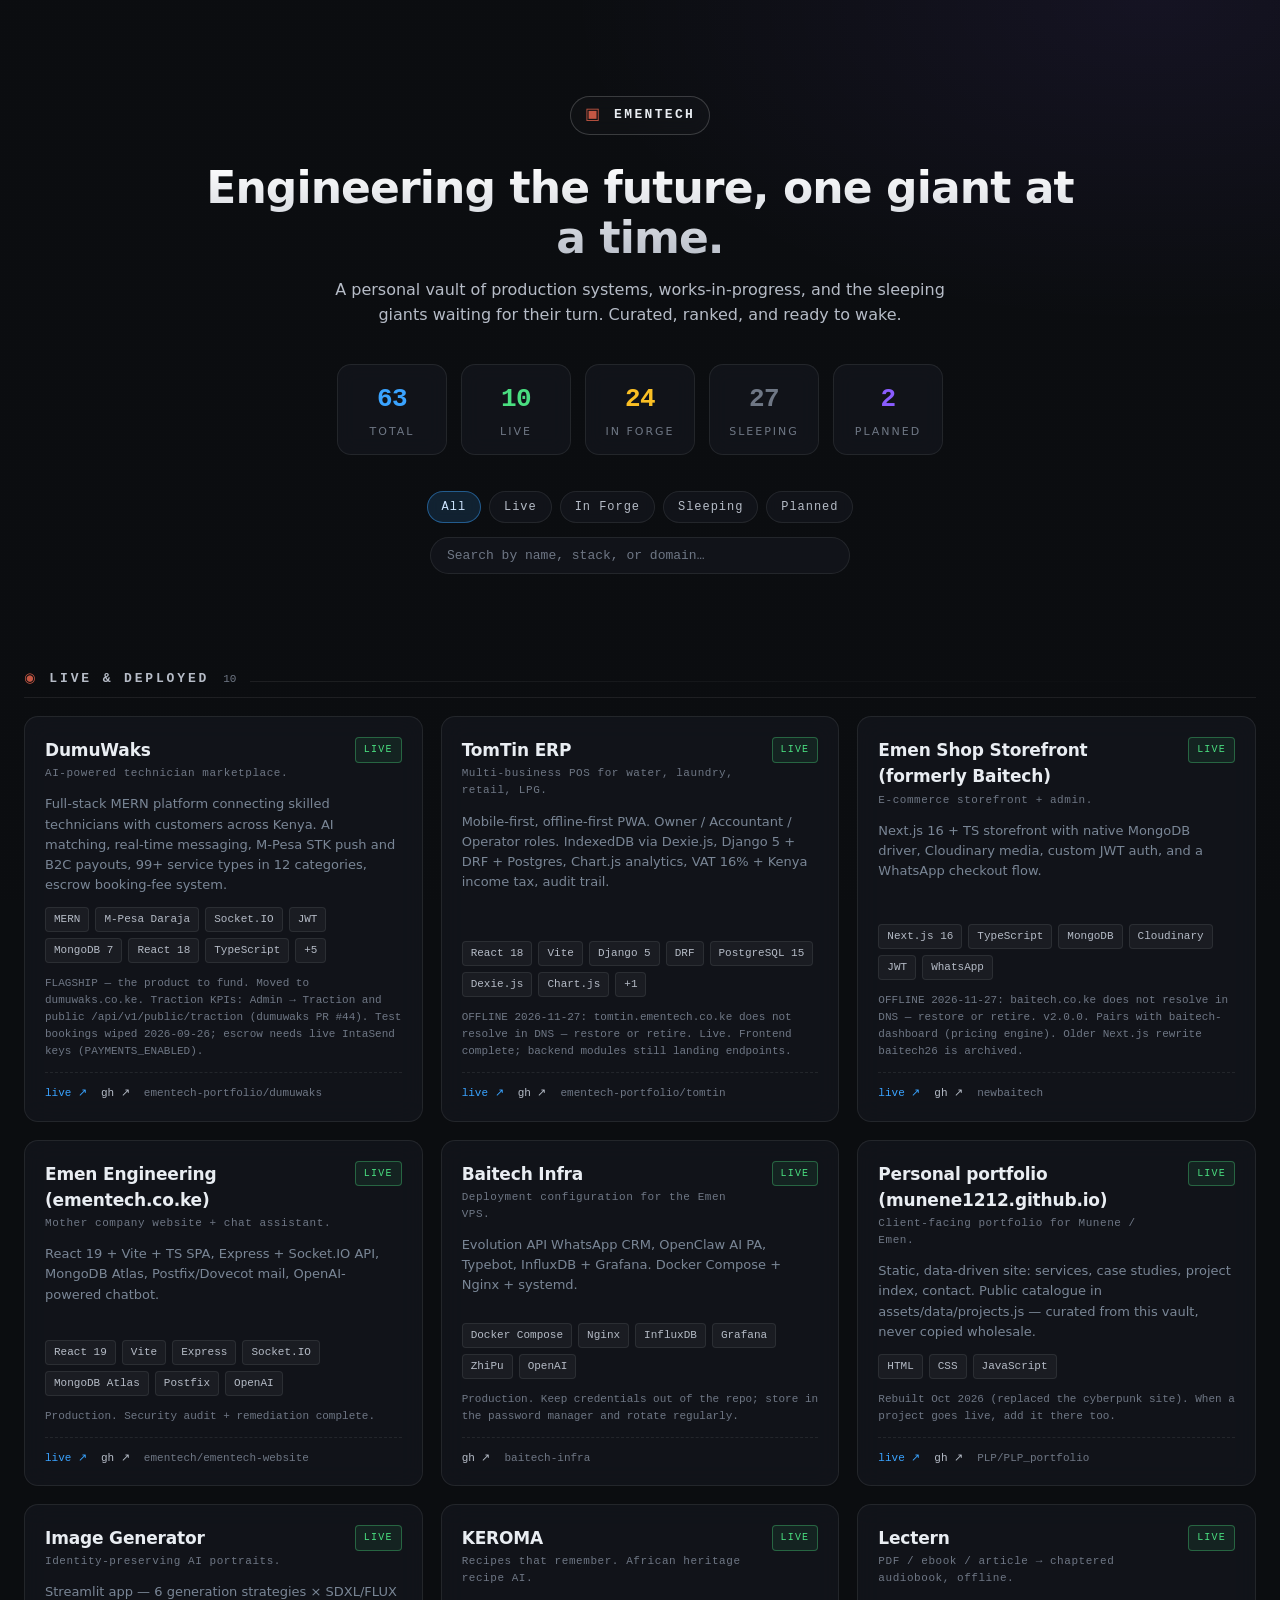
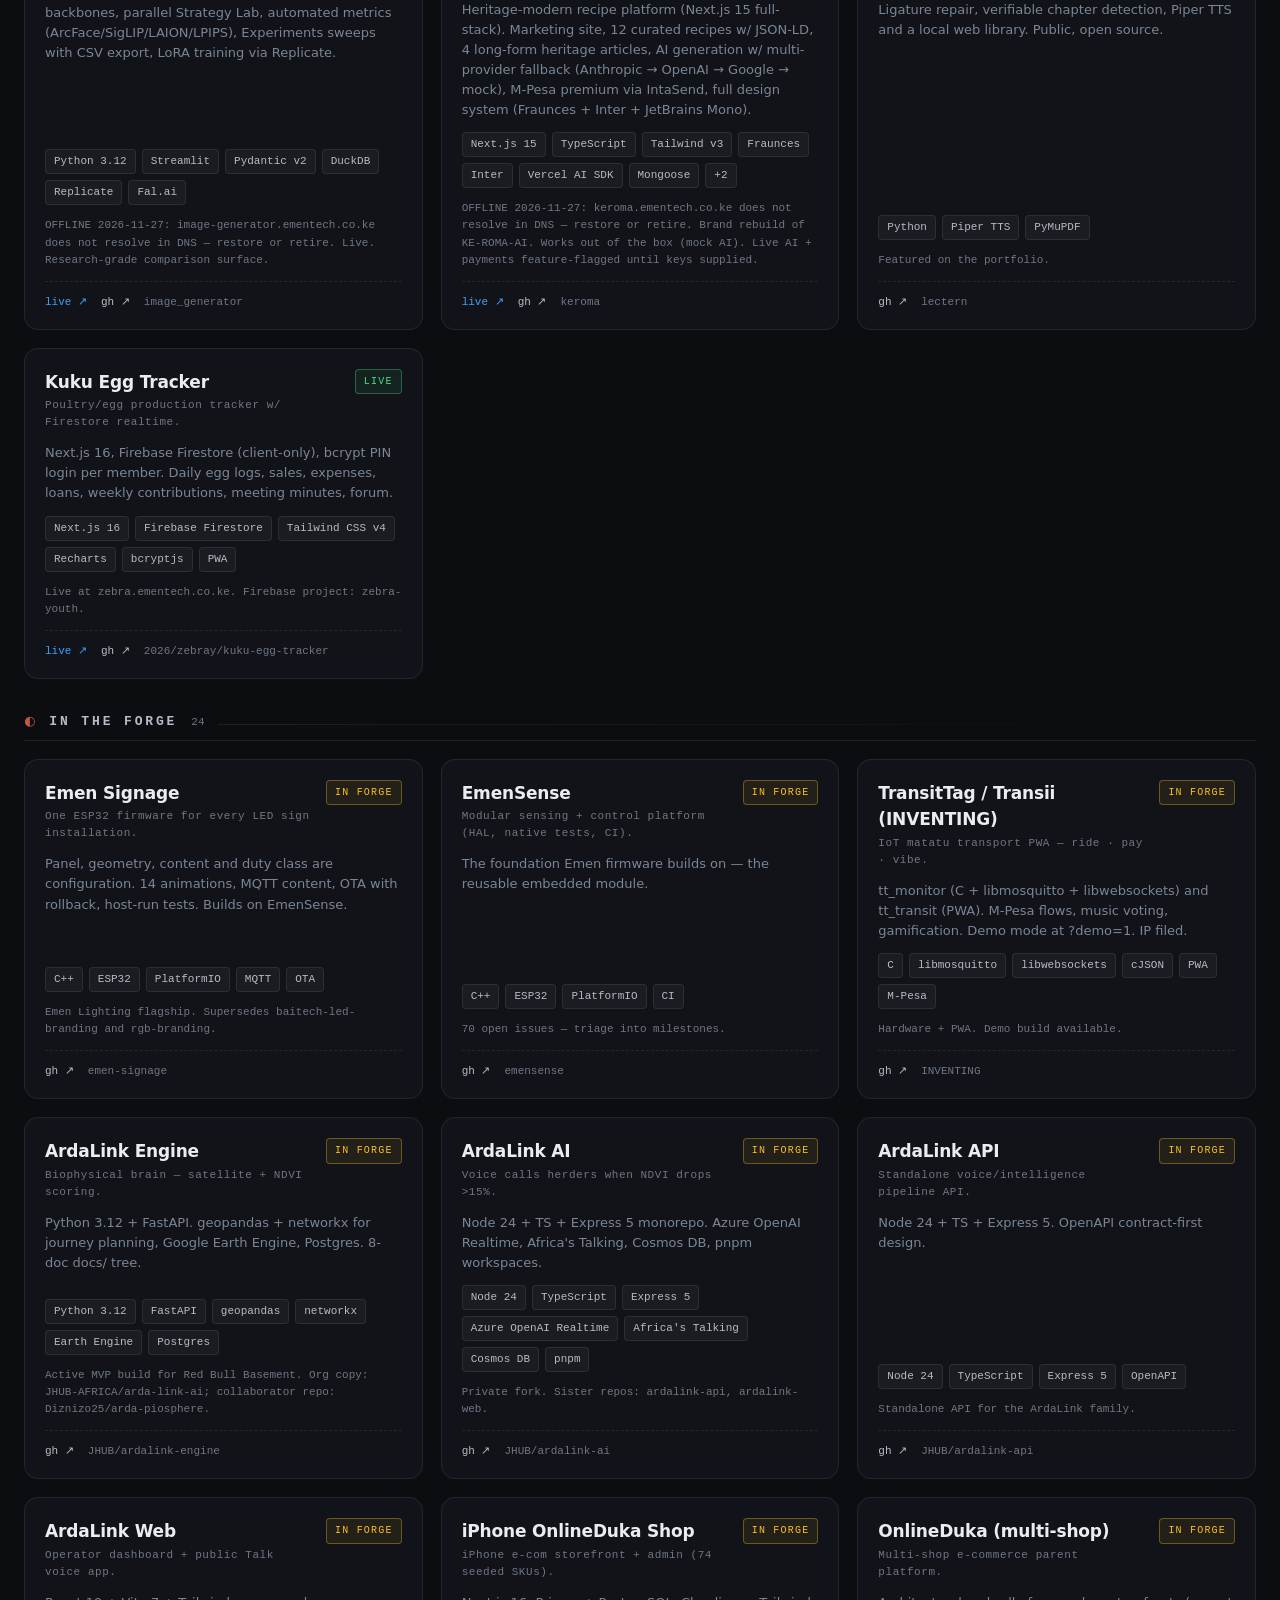
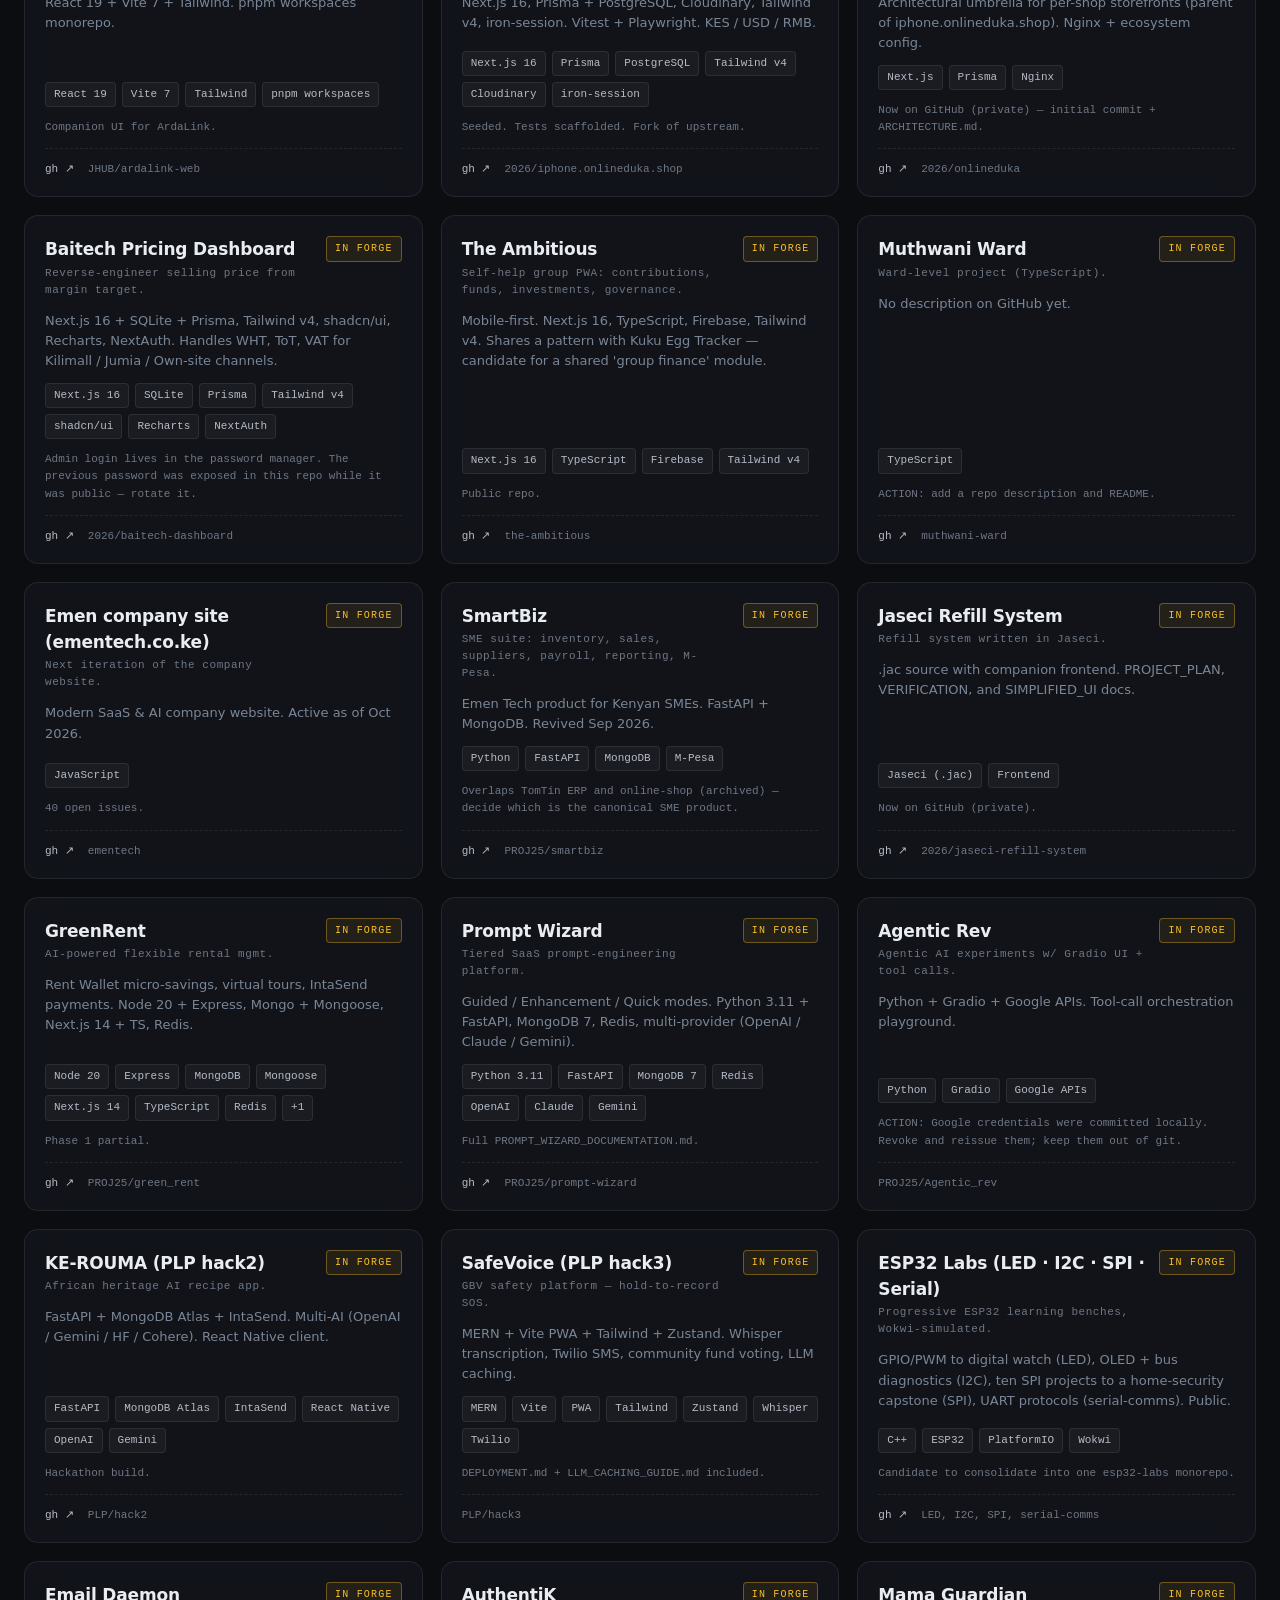
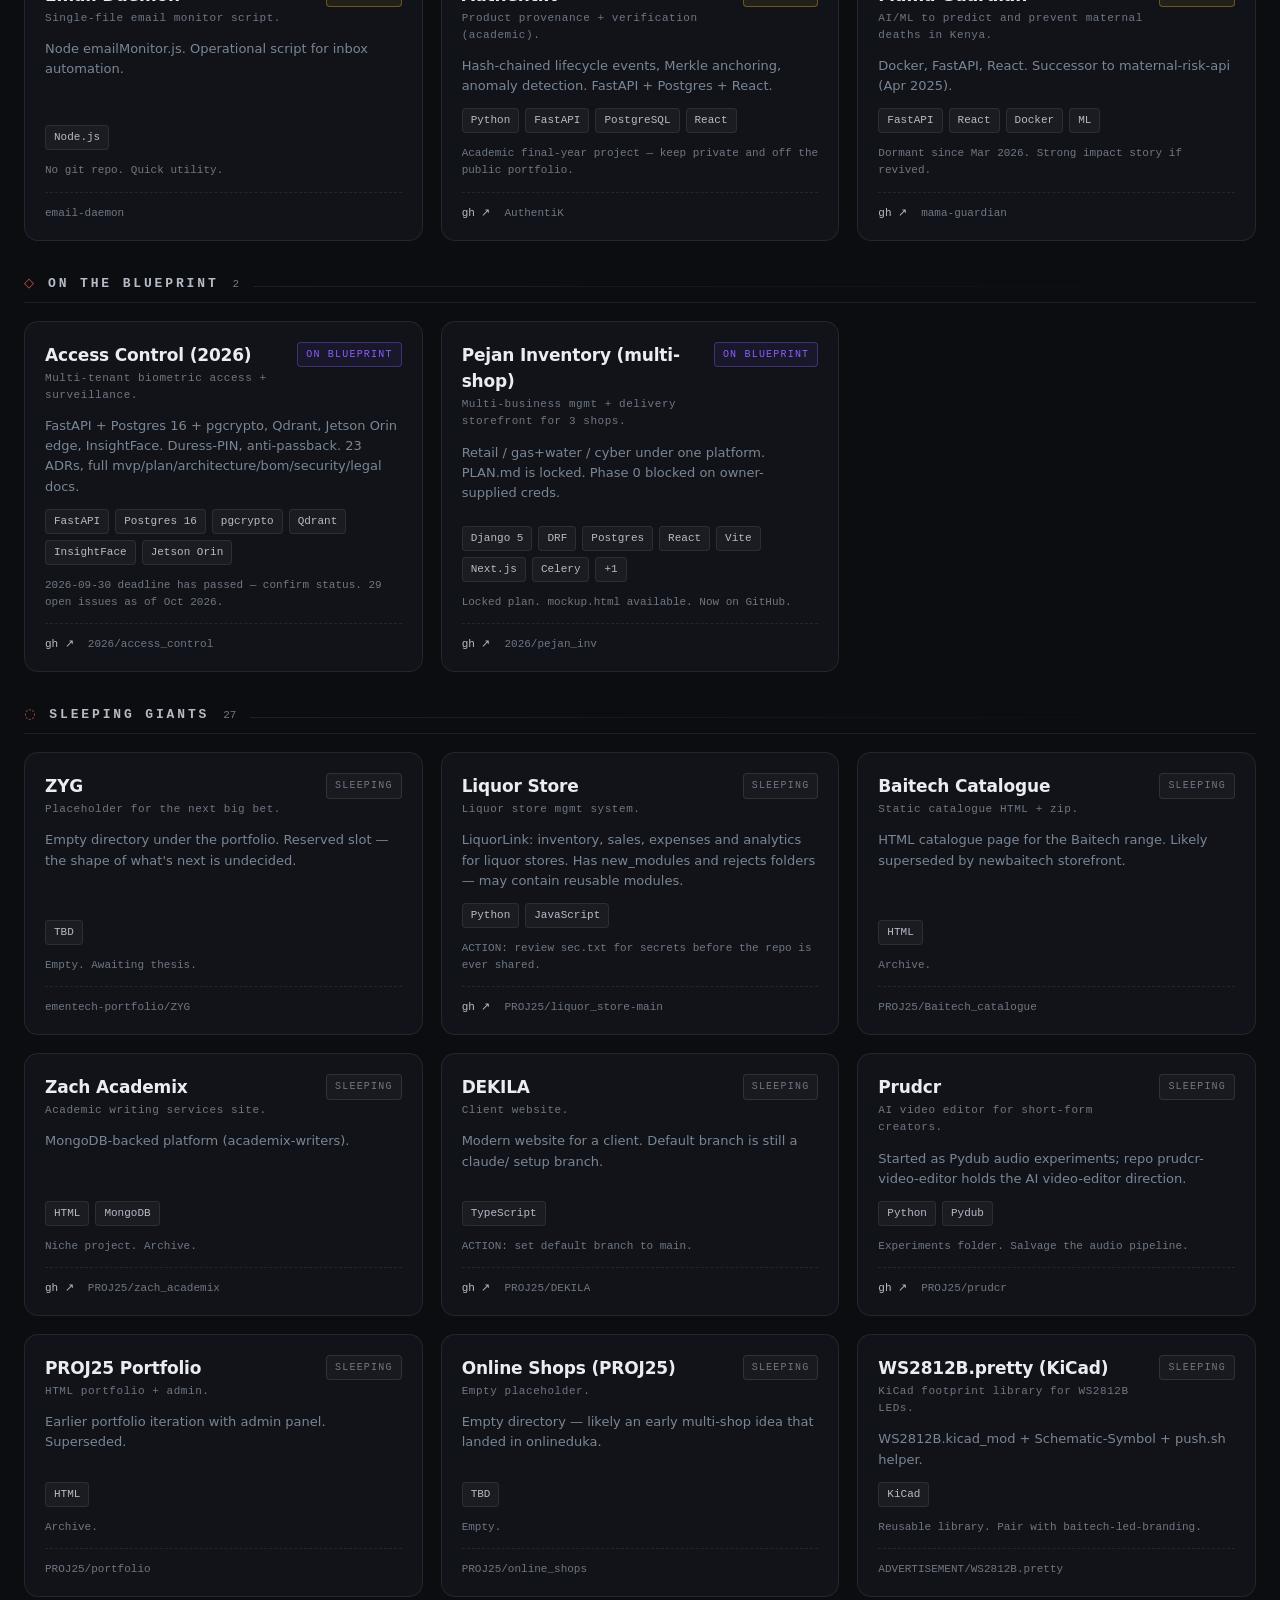
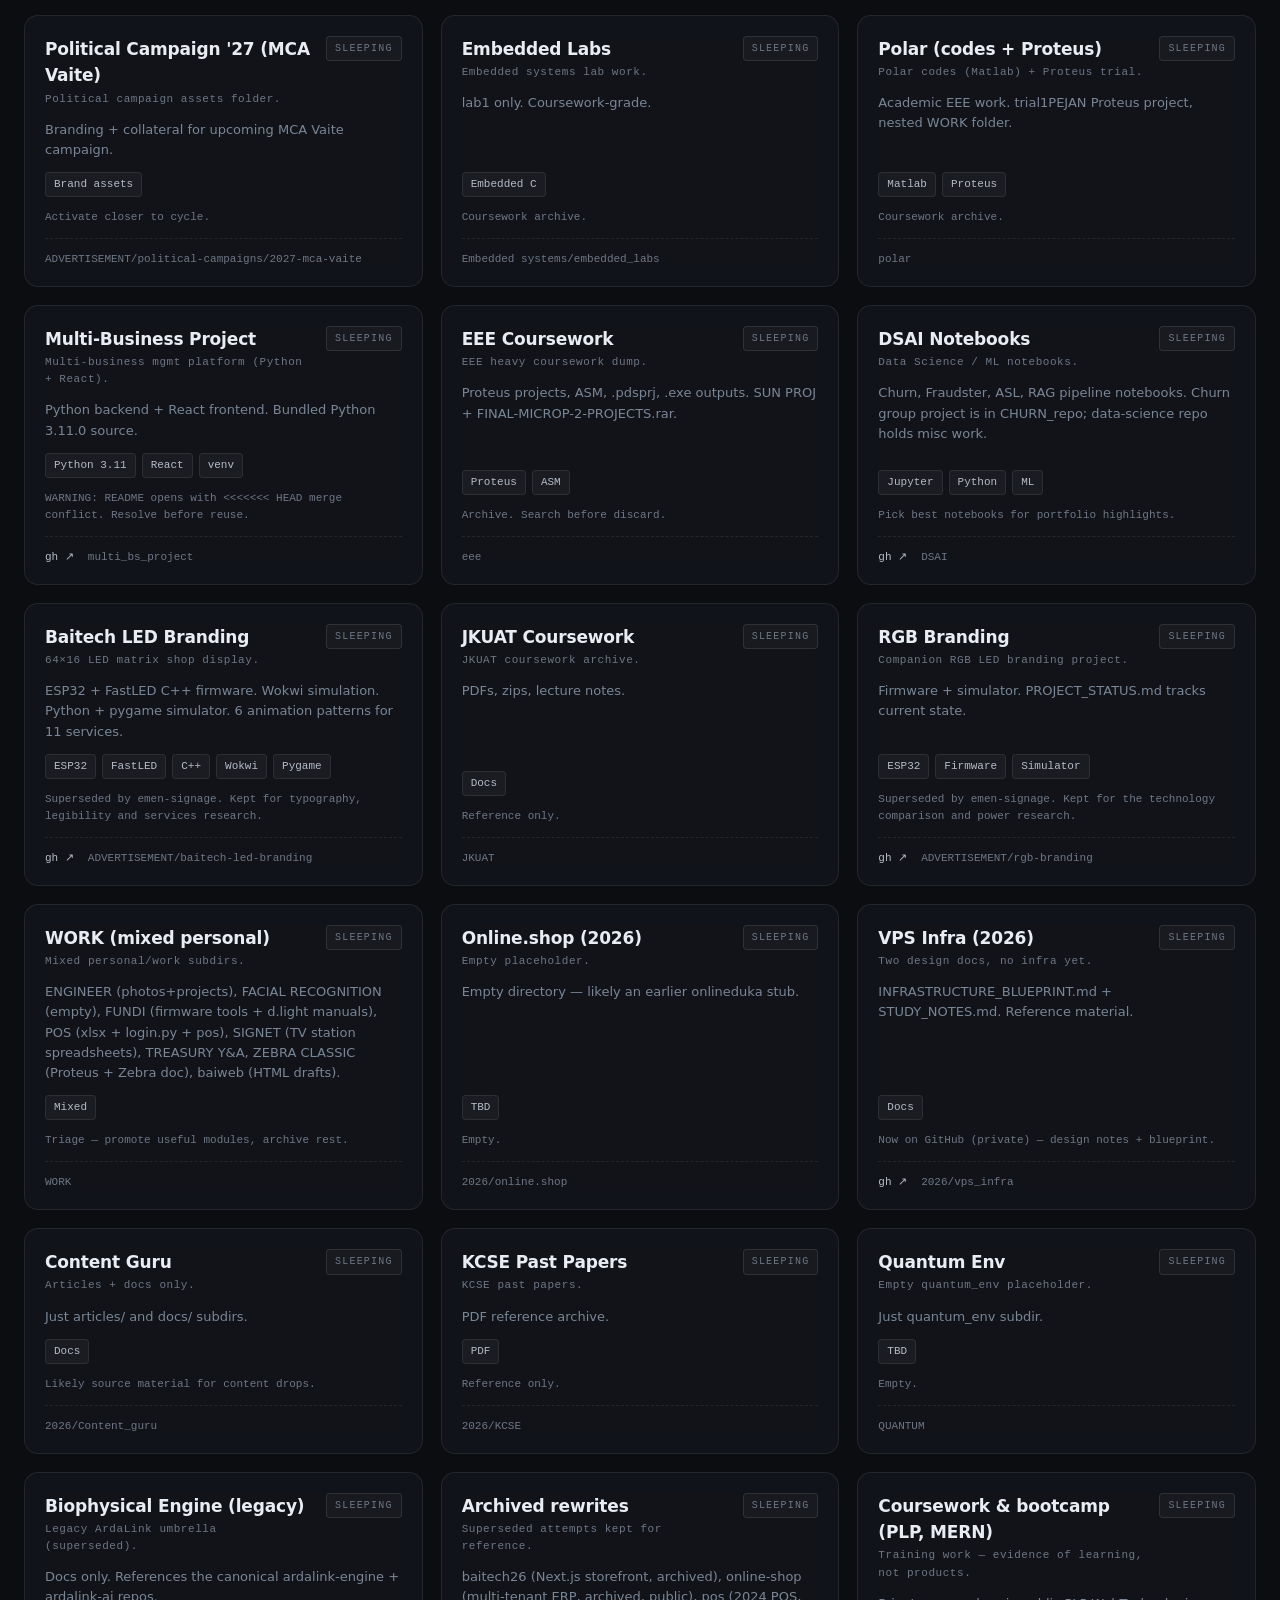
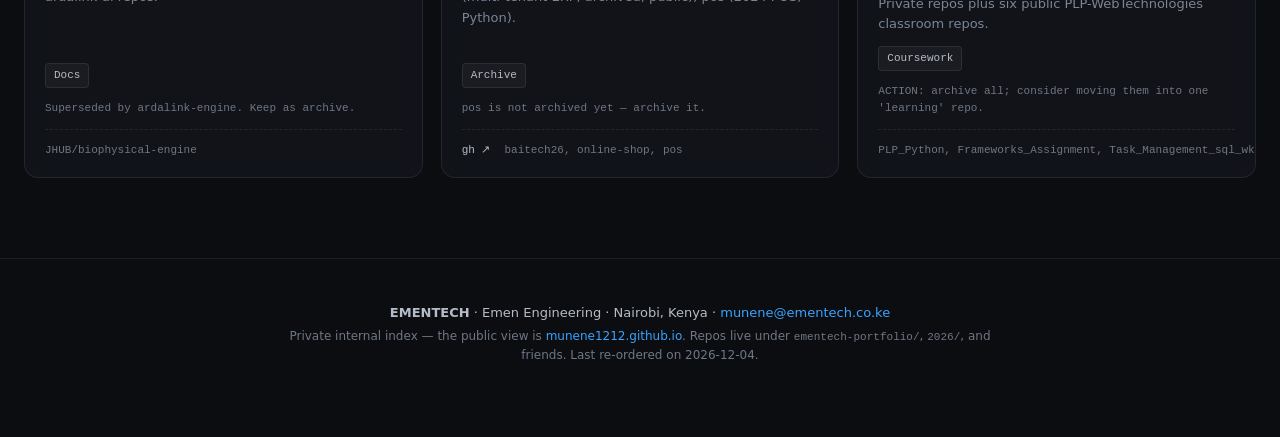
<file: index.html>
<!DOCTYPE html>
<html lang="en">
<head>
  <meta charset="UTF-8" />
  <meta name="viewport" content="width=device-width, initial-scale=1.0" />
  <meta name="description" content="EMENTECH — Munene Denis. A personal vault of production systems, work-in-progress, and sleeping giants." />
  <title>EMENTECH // Vault of Giants</title>
  <link rel="stylesheet" href="styles.css" />
  <link rel="icon" href="assets/favicon.svg" type="image/svg+xml" />
</head>
<body>
  <div class="grain"></div>

  <header class="hero">
    <div class="hero-inner">
      <div class="brand">
        <span class="brand-mark">▣</span>
        <span class="brand-name">EMENTECH</span>
      </div>
      <p class="tagline">Engineering the future, one giant at a time.</p>
      <p class="subtitle">
        A personal vault of production systems, works-in-progress, and the sleeping
        giants waiting for their turn. Curated, ranked, and ready to wake.
      </p>

      <div class="stats" id="stats"></div>

      <div class="filters" id="filters">
        <button class="chip active" data-filter="all">All</button>
        <button class="chip" data-filter="live">Live</button>
        <button class="chip" data-filter="wip">In Forge</button>
        <button class="chip" data-filter="sleeping">Sleeping</button>
        <button class="chip" data-filter="planning">Planned</button>
      </div>

      <div class="search">
        <input type="text" id="search" placeholder="Search by name, stack, or domain…" autocomplete="off" />
      </div>
    </div>
  </header>

  <main id="grid" class="grid"></main>

  <footer class="foot">
    <div class="foot-inner">
      <p>
        <strong>EMENTECH</strong> · Emen Engineering · Nairobi, Kenya ·
        <a href="mailto:munene@ementech.co.ke">munene@ementech.co.ke</a>
      </p>
      <p class="muted">
        Private internal index — the public view is <a href="https://munene1212.github.io">munene1212.github.io</a>. Repos live under <code>ementech-portfolio/</code>,
        <code>2026/</code>, and friends. Last re-ordered on <span id="ordered"></span>.
      </p>
    </div>
  </footer>

  <script src="projects.js"></script>
  <script src="app.js"></script>
</body>
</html>
</file>
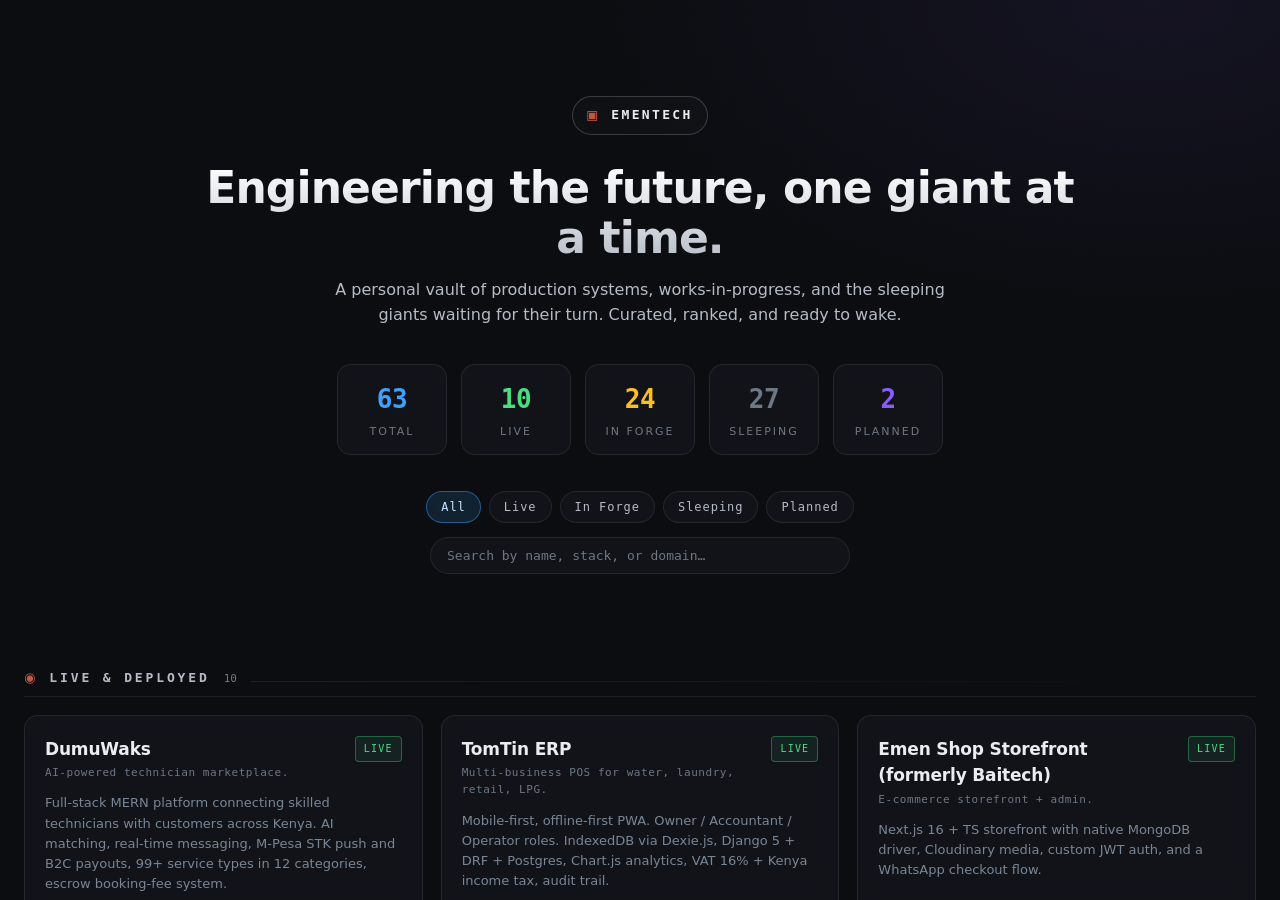
<file: pages-stub/index.html>
<!DOCTYPE html>
<html lang="en">
<head>
  <meta charset="UTF-8" />
  <meta name="robots" content="noindex" />
  <meta http-equiv="refresh" content="0; url=https://munene1212.github.io/" />
  <link rel="canonical" href="https://munene1212.github.io/" />
  <title>Moved</title>
</head>
<body>
  <p>This page has moved to <a href="https://munene1212.github.io/">munene1212.github.io</a>.</p>
</body>
</html>
</file>
<file: styles.css>
:root {
  --bg: #0b0d10;
  --bg-soft: #11141a;
  --bg-card: rgba(20, 23, 30, 0.72);
  --bg-card-hover: rgba(28, 32, 41, 0.92);
  --line: rgba(255, 255, 255, 0.08);
  --line-strong: rgba(255, 255, 255, 0.18);

  --ink: #e9edf2;
  --ink-soft: #b6bcc7;
  --ink-mute: #6f7785;

  --mahogany: #8b3a2e;
  --mahogany-2: #c45744;
  --charcoal: #1a1d22;
  --circuit: #3aa3ff;
  --wrench: #8a5cff;
  --bone: #f1ece4;
  --steel: #7a8696;

  --green: #4ade80;
  --amber: #fbbf24;
  --slate: #64748b;
  --rose: #f43f5e;

  --shadow: 0 10px 40px rgba(0, 0, 0, 0.55);
  --radius: 14px;
  --radius-sm: 8px;

  --mono: ui-monospace, "SF Mono", "JetBrains Mono", "Fira Code", Menlo, Consolas, monospace;
  --sans: -apple-system, BlinkMacSystemFont, "Inter", "Segoe UI", Roboto, system-ui, sans-serif;
}

* { box-sizing: border-box; }

html, body {
  margin: 0;
  padding: 0;
  background: var(--bg);
  color: var(--ink);
  font-family: var(--sans);
  font-size: 15px;
  line-height: 1.55;
  -webkit-font-smoothing: antialiased;
  text-rendering: optimizeLegibility;
}

body {
  min-height: 100vh;
  background:
    radial-gradient(1100px 600px at 12% -10%, rgba(58, 163, 255, 0.10), transparent 60%),
    radial-gradient(900px 500px at 90% 0%, rgba(138, 92, 255, 0.08), transparent 65%),
    radial-gradient(700px 500px at 50% 110%, rgba(196, 87, 68, 0.07), transparent 60%),
    var(--bg);
}

a { color: var(--circuit); text-decoration: none; }
a:hover { color: #6ec0ff; }

code, .mono { font-family: var(--mono); font-size: 0.92em; }

/* subtle film grain */
.grain {
  position: fixed; inset: 0; pointer-events: none; z-index: 0;
  background-image:
    radial-gradient(rgba(255,255,255,0.012) 1px, transparent 1px);
  background-size: 3px 3px;
  mix-blend-mode: overlay;
  opacity: 0.6;
}

/* ============ HERO ============ */
.hero {
  position: relative;
  padding: 96px 24px 56px;
  text-align: center;
  z-index: 1;
}
.hero-inner { max-width: 880px; margin: 0 auto; }

.brand {
  display: inline-flex; align-items: center; gap: 12px;
  font-family: var(--mono);
  letter-spacing: 0.18em;
  font-size: 13px;
  color: var(--ink-soft);
  padding: 6px 14px;
  border: 1px solid var(--line-strong);
  border-radius: 999px;
  background: rgba(255, 255, 255, 0.02);
  backdrop-filter: blur(8px);
}
.brand-mark {
  display: inline-block;
  color: var(--mahogany-2);
  font-size: 16px;
  animation: pulse 3s ease-in-out infinite;
}
@keyframes pulse {
  0%, 100% { opacity: 1; }
  50% { opacity: 0.5; }
}
.brand-name { color: var(--ink); font-weight: 600; }

.tagline {
  font-size: clamp(28px, 4vw, 44px);
  line-height: 1.15;
  margin: 28px 0 14px;
  font-weight: 700;
  letter-spacing: -0.02em;
  background: linear-gradient(180deg, #ffffff 0%, #b6bcc7 100%);
  -webkit-background-clip: text;
  background-clip: text;
  color: transparent;
}

.subtitle {
  max-width: 640px;
  margin: 0 auto 36px;
  color: var(--ink-soft);
  font-size: 16px;
}

/* ============ STATS ============ */
.stats {
  display: flex;
  justify-content: center;
  flex-wrap: wrap;
  gap: 14px;
  margin-bottom: 36px;
}
.stat {
  display: flex; flex-direction: column; align-items: center;
  min-width: 110px;
  padding: 14px 18px;
  border: 1px solid var(--line);
  border-radius: var(--radius);
  background: var(--bg-card);
  backdrop-filter: blur(10px);
}
.stat-num {
  font-family: var(--mono);
  font-size: 26px;
  font-weight: 700;
  color: var(--ink);
  letter-spacing: -0.02em;
}
.stat-label {
  font-size: 11px;
  letter-spacing: 0.18em;
  text-transform: uppercase;
  color: var(--ink-mute);
  margin-top: 4px;
}
.stat[data-tone="live"] .stat-num { color: var(--green); }
.stat[data-tone="wip"] .stat-num { color: var(--amber); }
.stat[data-tone="sleeping"] .stat-num { color: var(--ink-mute); }
.stat[data-tone="planning"] .stat-num { color: var(--wrench); }
.stat[data-tone="total"] .stat-num { color: var(--circuit); }

/* ============ FILTERS / SEARCH ============ */
.filters {
  display: flex; justify-content: center; flex-wrap: wrap;
  gap: 8px; margin-bottom: 14px;
}
.chip {
  appearance: none;
  border: 1px solid var(--line);
  background: var(--bg-card);
  color: var(--ink-soft);
  font-family: var(--mono);
  font-size: 12px;
  letter-spacing: 0.08em;
  padding: 8px 14px;
  border-radius: 999px;
  cursor: pointer;
  transition: all 0.18s ease;
  backdrop-filter: blur(6px);
}
.chip:hover { color: var(--ink); border-color: var(--line-strong); }
.chip.active {
  background: rgba(58, 163, 255, 0.14);
  border-color: rgba(58, 163, 255, 0.45);
  color: #cfe6ff;
}

.search {
  display: flex; justify-content: center;
  margin-top: 6px;
}
.search input {
  width: 100%;
  max-width: 420px;
  padding: 10px 16px;
  background: var(--bg-card);
  border: 1px solid var(--line);
  border-radius: 999px;
  color: var(--ink);
  font-family: var(--mono);
  font-size: 13px;
  outline: none;
  transition: border-color 0.18s ease, background 0.18s ease;
}
.search input::placeholder { color: var(--ink-mute); }
.search input:focus {
  border-color: rgba(58, 163, 255, 0.55);
  background: var(--bg-card-hover);
}

/* ============ GRID ============ */
.grid {
  max-width: 1280px;
  margin: 0 auto;
  padding: 24px 24px 80px;
  display: grid;
  gap: 18px;
  grid-template-columns: repeat(auto-fill, minmax(320px, 1fr));
  position: relative;
  z-index: 1;
}

.empty {
  grid-column: 1 / -1;
  text-align: center;
  padding: 80px 20px;
  color: var(--ink-mute);
  font-family: var(--mono);
}

/* ============ CARD ============ */
.card {
  position: relative;
  background: var(--bg-card);
  border: 1px solid var(--line);
  border-radius: var(--radius);
  padding: 20px 20px 18px;
  backdrop-filter: blur(12px);
  transition: transform 0.2s ease, border-color 0.2s ease, background 0.2s ease;
  display: flex;
  flex-direction: column;
  gap: 12px;
  overflow: hidden;
}
.card::before {
  content: "";
  position: absolute;
  top: 0; left: 0; right: 0; height: 2px;
  background: linear-gradient(90deg, transparent, var(--mahogany-2), transparent);
  opacity: 0;
  transition: opacity 0.25s ease;
}
.card:hover {
  transform: translateY(-2px);
  background: var(--bg-card-hover);
  border-color: var(--line-strong);
}
.card:hover::before { opacity: 1; }

.card[data-status="live"]::before {
  background: linear-gradient(90deg, transparent, var(--green), transparent);
}
.card[data-status="live"]:hover::before { opacity: 1; }

.card[data-status="wip"]::before {
  background: linear-gradient(90deg, transparent, var(--amber), transparent);
}

.card-head {
  display: flex; align-items: flex-start; justify-content: space-between;
  gap: 12px;
}
.card-title {
  margin: 0;
  font-size: 17px;
  font-weight: 600;
  letter-spacing: -0.01em;
  color: var(--ink);
}
.card-sub {
  margin: 2px 0 0;
  font-family: var(--mono);
  font-size: 11px;
  letter-spacing: 0.05em;
  color: var(--ink-mute);
}

.badge {
  flex-shrink: 0;
  font-family: var(--mono);
  font-size: 10px;
  letter-spacing: 0.12em;
  text-transform: uppercase;
  padding: 4px 8px;
  border-radius: 4px;
  border: 1px solid var(--line-strong);
  background: rgba(255,255,255,0.02);
  white-space: nowrap;
}
.badge[data-status="live"] {
  color: var(--green);
  border-color: rgba(74, 222, 128, 0.35);
  background: rgba(74, 222, 128, 0.08);
}
.badge[data-status="wip"] {
  color: var(--amber);
  border-color: rgba(251, 191, 36, 0.35);
  background: rgba(251, 191, 36, 0.08);
}
.badge[data-status="sleeping"] {
  color: var(--ink-mute);
  border-color: rgba(255,255,255,0.10);
  background: rgba(255,255,255,0.03);
}
.badge[data-status="planning"] {
  color: var(--wrench);
  border-color: rgba(138, 92, 255, 0.35);
  background: rgba(138, 92, 255, 0.08);
}

.tagline-card {
  margin: 0;
  font-size: 13.5px;
  color: var(--ink-soft);
  line-height: 1.5;
}

.desc {
  margin: 0;
  font-size: 13px;
  color: var(--steel);
  line-height: 1.55;
}

.stack {
  display: flex; flex-wrap: wrap; gap: 6px;
  margin-top: auto;
}
.tag {
  font-family: var(--mono);
  font-size: 11px;
  padding: 3px 8px;
  border-radius: 4px;
  background: rgba(255, 255, 255, 0.04);
  border: 1px solid var(--line);
  color: var(--ink-soft);
}

.card-foot {
  display: flex; align-items: center; justify-content: space-between;
  padding-top: 12px;
  border-top: 1px dashed var(--line);
  font-family: var(--mono);
  font-size: 11px;
  color: var(--ink-mute);
}
.card-foot a { color: var(--circuit); }
.card-foot a:hover { text-decoration: underline; }
.card-foot a.link-repo { color: var(--ink-soft); }
.card-foot a.link-repo:hover { color: var(--circuit); }
.card-foot .links { display: flex; gap: 14px; align-items: center; }
.card-foot .where { white-space: nowrap; overflow: hidden; text-overflow: ellipsis; }

.section-head {
  grid-column: 1 / -1;
  display: flex; align-items: baseline; gap: 14px;
  margin-top: 14px;
  padding-bottom: 8px;
  border-bottom: 1px solid var(--line);
}
.section-head h2 {
  margin: 0;
  font-size: 13px;
  font-family: var(--mono);
  letter-spacing: 0.22em;
  text-transform: uppercase;
  color: var(--ink-soft);
}
.section-head .count {
  font-family: var(--mono);
  font-size: 11px;
  color: var(--ink-mute);
}
.section-head .line {
  flex: 1;
  height: 1px;
  background: linear-gradient(90deg, var(--line), transparent);
}
.section-head .glyph {
  font-size: 13px;
  color: var(--mahogany-2);
}

/* ============ FOOTER ============ */
.foot {
  position: relative;
  border-top: 1px solid var(--line);
  padding: 40px 24px 60px;
  text-align: center;
  z-index: 1;
}
.foot-inner { max-width: 720px; margin: 0 auto; }
.foot p { margin: 4px 0; font-size: 13px; color: var(--ink-soft); }
.foot .muted { color: var(--ink-mute); font-size: 12px; }
.foot a { color: var(--circuit); }

/* ============ RESPONSIVE ============ */
@media (max-width: 640px) {
  .hero { padding: 64px 18px 36px; }
  .grid { padding: 16px 14px 60px; gap: 14px; }
  .stats { gap: 8px; }
  .stat { min-width: 90px; padding: 10px 12px; }
  .stat-num { font-size: 22px; }
  .card { padding: 16px; }
}
</file>
